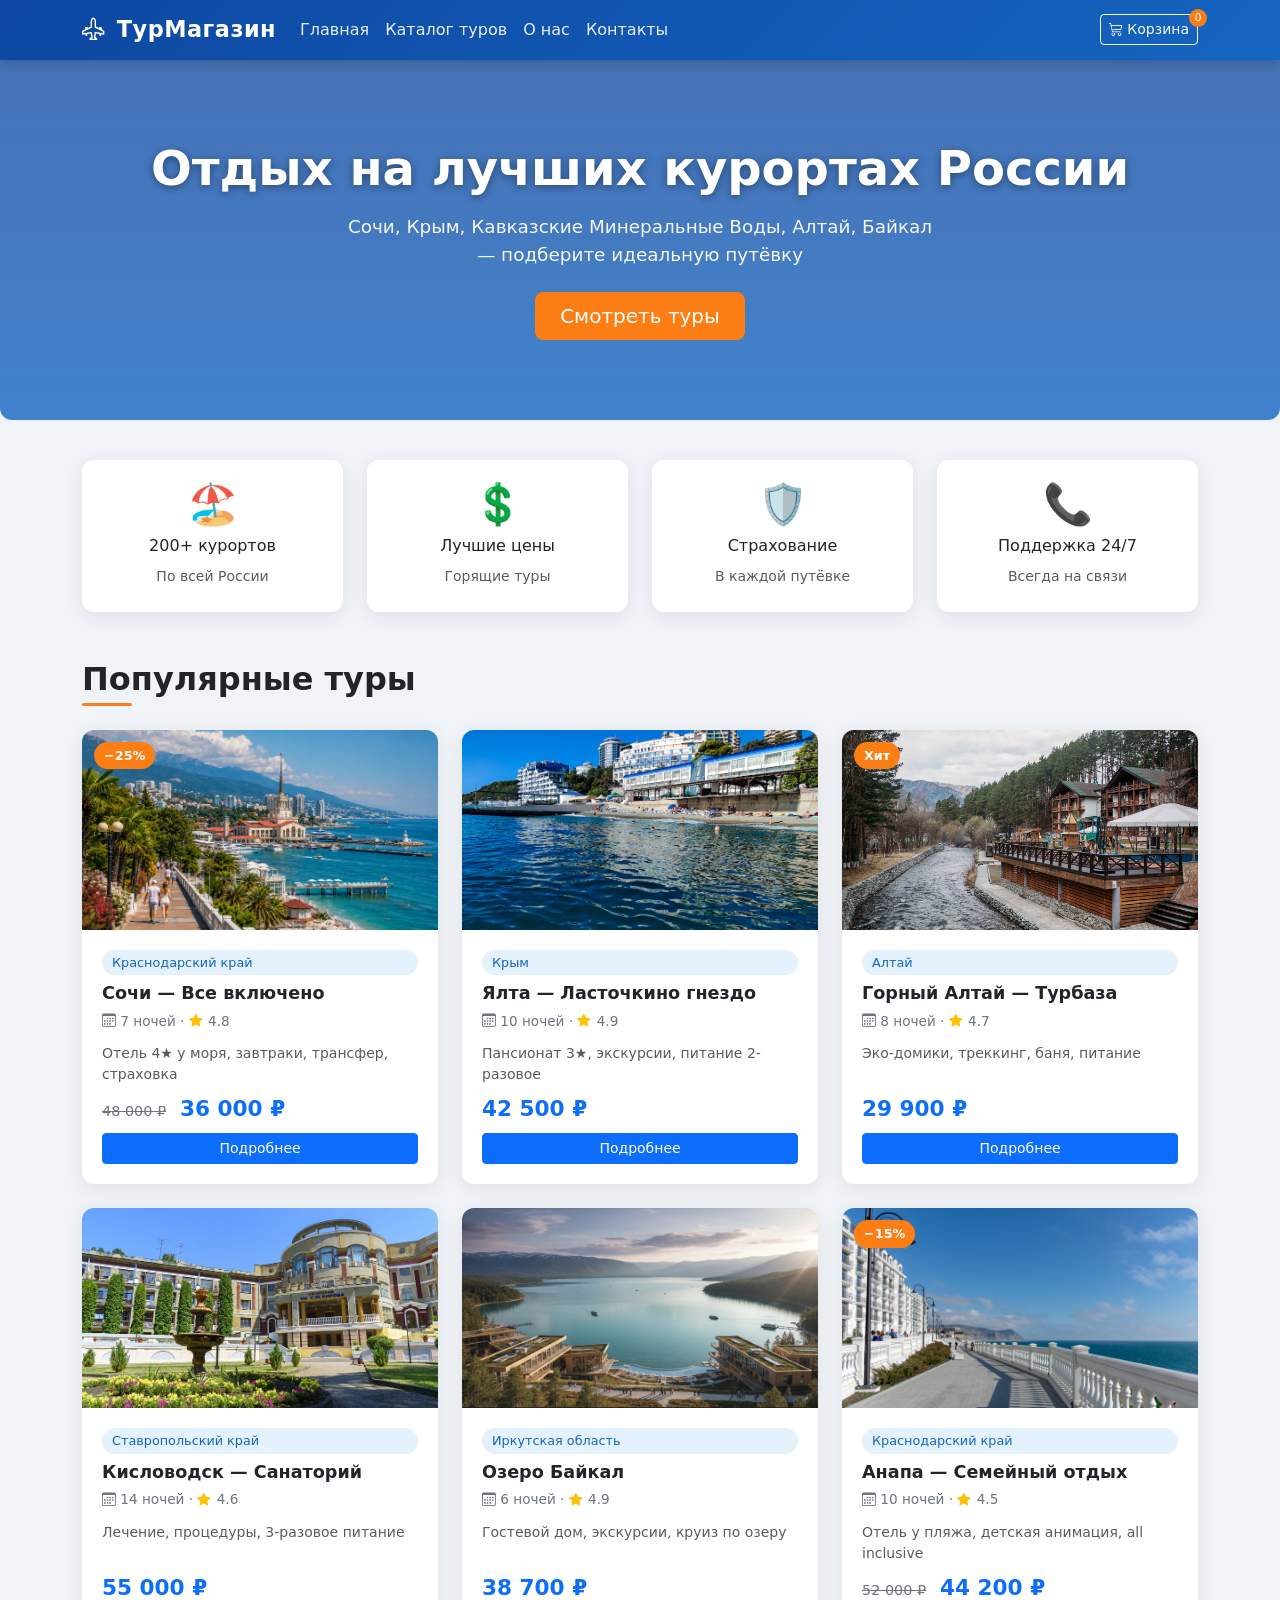
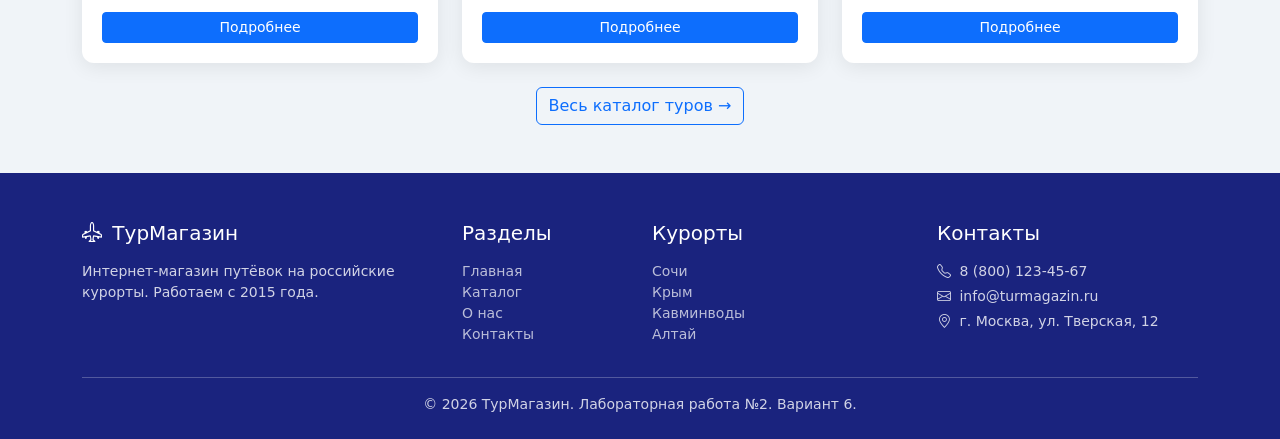
<file: index.html>
<!DOCTYPE html>
<html lang="ru">
<head>
  <meta charset="UTF-8">
  <meta name="viewport" content="width=device-width, initial-scale=1.0">
  <meta name="description" content="ТурМагазин — путёвки на российские курорты: Сочи, Крым, Кавминводы, Алтай, Байкал. Лучшие цены и горящие туры.">
  <meta name="keywords" content="путёвки, туры, курорты России, Сочи, Крым, отдых, ТурМагазин">
  <meta name="author" content="ТурМагазин">
  <title>ТурМагазин — Путевки на российские курорты</title>
  <link href="https://cdn.jsdelivr.net/npm/bootstrap@5.3.3/dist/css/bootstrap.min.css" rel="stylesheet">
  <link href="https://cdn.jsdelivr.net/npm/bootstrap-icons@1.11.3/font/bootstrap-icons.min.css" rel="stylesheet">
  <link rel="stylesheet" href="css/style.css">
</head>
<body>
  <!-- Header -->
  <header class="site-header">
    <nav class="navbar navbar-expand-lg navbar-dark">
      <div class="container">
        <a class="navbar-brand" href="index.html">
          <i class="bi bi-airplane-engines me-1"></i> ТурМагазин
        </a>
        <button class="navbar-toggler" type="button" data-bs-toggle="collapse" data-bs-target="#navMain">
          <span class="navbar-toggler-icon"></span>
        </button>
        <div class="collapse navbar-collapse" id="navMain">
          <ul class="navbar-nav me-auto mb-2 mb-lg-0">
            <li class="nav-item"><a class="nav-link active" href="index.html">Главная</a></li>
            <li class="nav-item"><a class="nav-link" href="catalog.html">Каталог туров</a></li>
            <li class="nav-item"><a class="nav-link" href="about.html">О нас</a></li>
            <li class="nav-item"><a class="nav-link" href="contacts.html">Контакты</a></li>
          </ul>
          <a href="cart.html" class="btn btn-outline-light btn-sm position-relative">
            <i class="bi bi-cart3"></i> Корзина
            <span class="cart-badge">2</span>
          </a>
        </div>
      </div>
    </nav>
  </header>

  <main>
    <!-- Hero -->
    <section class="hero">
      <div class="container">
        <h1>Отдых на лучших курортах России</h1>
        <p>Сочи, Крым, Кавказские Минеральные Воды, Алтай, Байкал — подберите идеальную путёвку</p>
        <a href="catalog.html" class="btn btn-accent btn-lg px-4">Смотреть туры</a>
      </div>
    </section>

    <div class="container pb-5">
      <!-- Features -->
      <section class="mb-5">
        <div class="row g-4">
          <div class="col-6 col-md-3">
            <div class="feature-box">
              <div class="icon">🏖️</div>
              <h6>200+ курортов</h6>
              <small class="text-muted">По всей России</small>
            </div>
          </div>
          <div class="col-6 col-md-3">
            <div class="feature-box">
              <div class="icon">💲</div>
              <h6>Лучшие цены</h6>
              <small class="text-muted">Горящие туры</small>
            </div>
          </div>
          <div class="col-6 col-md-3">
            <div class="feature-box">
              <div class="icon">🛡️</div>
              <h6>Страхование</h6>
              <small class="text-muted">В каждой путёвке</small>
            </div>
          </div>
          <div class="col-6 col-md-3">
            <div class="feature-box">
              <div class="icon">📞</div>
              <h6>Поддержка 24/7</h6>
              <small class="text-muted">Всегда на связи</small>
            </div>
          </div>
        </div>
      </section>

      <!-- Popular tours -->
      <section>
        <h2 class="section-title">Популярные туры</h2>
        <div class="row g-4">
          <!-- Tour 1 -->
          <div class="col-12 col-sm-6 col-lg-4">
            <article class="tour-card">
              <div class="card-img-wrap">
                <span class="badge-discount">−25%</span>
                <img src="images/1.jpg" alt="Сочи, отель у моря" loading="lazy">
              </div>
              <div class="card-body">
                <span class="badge-region">Краснодарский край</span>
                <h3 class="card-title mt-2">Сочи — Все включено</h3>
                <div class="meta"><i class="bi bi-calendar3"></i> 7 ночей · <i class="bi bi-star-fill stars"></i> 4.8</div>
                <p class="small text-muted mb-2">Отель 4★ у моря, завтраки, трансфер, страховка</p>
                <div class="price"><del>48 000 ₽</del> 36 000 ₽</div>
                <a href="product.html?id=sochi" class="btn btn-primary btn-sm mt-2 w-100">Подробнее</a>
              </div>
            </article>
          </div>
          <!-- Tour 2 -->
          <div class="col-12 col-sm-6 col-lg-4">
            <article class="tour-card">
              <div class="card-img-wrap">
                <img src="images/2.jpg" alt="Крым, Ялта" loading="lazy">
              </div>
              <div class="card-body">
                <span class="badge-region">Крым</span>
                <h3 class="card-title mt-2">Ялта — Ласточкино гнездо</h3>
                <div class="meta"><i class="bi bi-calendar3"></i> 10 ночей · <i class="bi bi-star-fill stars"></i> 4.9</div>
                <p class="small text-muted mb-2">Пансионат 3★, экскурсии, питание 2-разовое</p>
                <div class="price">42 500 ₽</div>
                <a href="product.html?id=yalta" class="btn btn-primary btn-sm mt-2 w-100">Подробнее</a>
              </div>
            </article>
          </div>
          <!-- Tour 3 -->
          <div class="col-12 col-sm-6 col-lg-4">
            <article class="tour-card">
              <div class="card-img-wrap">
                <span class="badge-discount">Хит</span>
                <img src="images/3.jpg" alt="Алтай, горы" loading="lazy">
              </div>
              <div class="card-body">
                <span class="badge-region">Алтай</span>
                <h3 class="card-title mt-2">Горный Алтай — Турбаза</h3>
                <div class="meta"><i class="bi bi-calendar3"></i> 8 ночей · <i class="bi bi-star-fill stars"></i> 4.7</div>
                <p class="small text-muted mb-2">Эко-домики, треккинг, баня, питание</p>
                <div class="price">29 900 ₽</div>
                <a href="product.html?id=altai" class="btn btn-primary btn-sm mt-2 w-100">Подробнее</a>
              </div>
            </article>
          </div>
          <!-- Tour 4 -->
          <div class="col-12 col-sm-6 col-lg-4">
            <article class="tour-card">
              <div class="card-img-wrap">
                <img src="images/4.jpg" alt="Кавминводы" loading="lazy">
              </div>
              <div class="card-body">
                <span class="badge-region">Ставропольский край</span>
                <h3 class="card-title mt-2">Кисловодск — Санаторий</h3>
                <div class="meta"><i class="bi bi-calendar3"></i> 14 ночей · <i class="bi bi-star-fill stars"></i> 4.6</div>
                <p class="small text-muted mb-2">Лечение, процедуры, 3-разовое питание</p>
                <div class="price">55 000 ₽</div>
                <a href="product.html?id=kislovodsk" class="btn btn-primary btn-sm mt-2 w-100">Подробнее</a>
              </div>
            </article>
          </div>
          <!-- Tour 5 -->
          <div class="col-12 col-sm-6 col-lg-4">
            <article class="tour-card">
              <div class="card-img-wrap">
                <img src="images/5.jpg" alt="Байкал" loading="lazy">
              </div>
              <div class="card-body">
                <span class="badge-region">Иркутская область</span>
                <h3 class="card-title mt-2">Озеро Байкал</h3>
                <div class="meta"><i class="bi bi-calendar3"></i> 6 ночей · <i class="bi bi-star-fill stars"></i> 4.9</div>
                <p class="small text-muted mb-2">Гостевой дом, экскурсии, круиз по озеру</p>
                <div class="price">38 700 ₽</div>
                <a href="product.html?id=baikal" class="btn btn-primary btn-sm mt-2 w-100">Подробнее</a>
              </div>
            </article>
          </div>
          <!-- Tour 6 -->
          <div class="col-12 col-sm-6 col-lg-4">
            <article class="tour-card">
              <div class="card-img-wrap">
                <span class="badge-discount">−15%</span>
                <img src="images/6.jpg" alt="Анапа" loading="lazy">
              </div>
              <div class="card-body">
                <span class="badge-region">Краснодарский край</span>
                <h3 class="card-title mt-2">Анапа — Семейный отдых</h3>
                <div class="meta"><i class="bi bi-calendar3"></i> 10 ночей · <i class="bi bi-star-fill stars"></i> 4.5</div>
                <p class="small text-muted mb-2">Отель у пляжа, детская анимация, all inclusive</p>
                <div class="price"><del>52 000 ₽</del> 44 200 ₽</div>
                <a href="product.html?id=anapa" class="btn btn-primary btn-sm mt-2 w-100">Подробнее</a>
              </div>
            </article>
          </div>
        </div>
        <div class="text-center mt-4">
          <a href="catalog.html" class="btn btn-outline-primary">Весь каталог туров →</a>
        </div>
      </section>
    </div>
  </main>

  <!-- Footer -->
  <footer class="site-footer">
    <div class="container">
      <div class="row g-4">
        <div class="col-md-4">
          <h5><i class="bi bi-airplane-engines me-1"></i> ТурМагазин</h5>
          <p class="small">Интернет-магазин путёвок на российские курорты. Работаем с 2015 года.</p>
        </div>
        <div class="col-6 col-md-2">
          <h5>Разделы</h5>
          <ul class="list-unstyled small">
            <li><a href="index.html">Главная</a></li>
            <li><a href="catalog.html">Каталог</a></li>
            <li><a href="about.html">О нас</a></li>
            <li><a href="contacts.html">Контакты</a></li>
          </ul>
        </div>
        <div class="col-6 col-md-3">
          <h5>Курорты</h5>
          <ul class="list-unstyled small">
            <li><a href="catalog.html">Сочи</a></li>
            <li><a href="catalog.html">Крым</a></li>
            <li><a href="catalog.html">Кавминводы</a></li>
            <li><a href="catalog.html">Алтай</a></li>
          </ul>
        </div>
        <div class="col-md-3">
          <h5>Контакты</h5>
          <p class="small mb-1"><i class="bi bi-telephone me-1"></i> 8 (800) 123-45-67</p>
          <p class="small mb-1"><i class="bi bi-envelope me-1"></i> info@turmagazin.ru</p>
          <p class="small"><i class="bi bi-geo-alt me-1"></i> г. Москва, ул. Тверская, 12</p>
        </div>
      </div>
      <hr class="border-light opacity-25 my-3">
      <p class="text-center small mb-0">&copy; 2026 ТурМагазин. Лабораторная работа №2. Вариант 6.</p>
    </div>
  </footer>

  <script src="https://cdn.jsdelivr.net/npm/bootstrap@5.3.3/dist/js/bootstrap.bundle.min.js"></script>
  <script src="js/tours.js"></script>
  <script src="js/cart.js"></script>
</body>
</html>
</file>
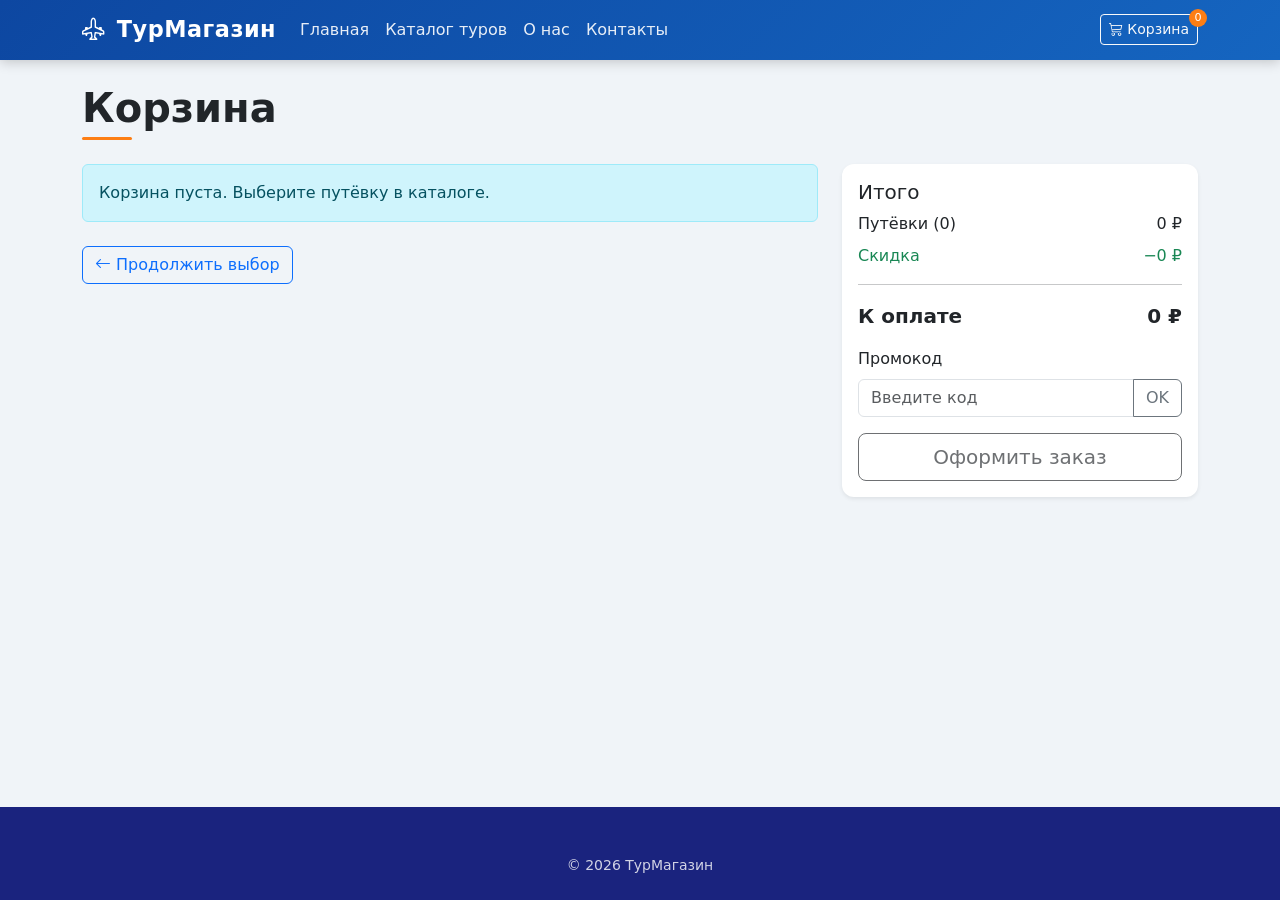
<file: cart.html>
<!DOCTYPE html>
<html lang="ru">
<head>
  <meta charset="UTF-8">
  <meta name="viewport" content="width=device-width, initial-scale=1.0">
  <meta name="description" content="Корзина заказов — ТурМагазин">
  <title>Корзина | ТурМагазин</title>
  <link href="https://cdn.jsdelivr.net/npm/bootstrap@5.3.3/dist/css/bootstrap.min.css" rel="stylesheet">
  <link href="https://cdn.jsdelivr.net/npm/bootstrap-icons@1.11.3/font/bootstrap-icons.min.css" rel="stylesheet">
  <link rel="stylesheet" href="css/style.css">
</head>
<body>
  <header class="site-header">
    <nav class="navbar navbar-expand-lg navbar-dark">
      <div class="container">
        <a class="navbar-brand" href="index.html"><i class="bi bi-airplane-engines me-1"></i> ТурМагазин</a>
        <button class="navbar-toggler" type="button" data-bs-toggle="collapse" data-bs-target="#navMain">
          <span class="navbar-toggler-icon"></span>
        </button>
        <div class="collapse navbar-collapse" id="navMain">
          <ul class="navbar-nav me-auto">
            <li class="nav-item"><a class="nav-link" href="index.html">Главная</a></li>
            <li class="nav-item"><a class="nav-link" href="catalog.html">Каталог туров</a></li>
            <li class="nav-item"><a class="nav-link" href="about.html">О нас</a></li>
            <li class="nav-item"><a class="nav-link" href="contacts.html">Контакты</a></li>
          </ul>
          <a href="cart.html" class="btn btn-outline-light btn-sm position-relative">
            <i class="bi bi-cart3"></i> Корзина <span class="cart-badge">2</span>
          </a>
        </div>
      </div>
    </nav>
  </header>

  <main class="container py-4">
    <h1 class="section-title">Корзина</h1>

    <div class="row g-4">
      <div class="col-lg-8">
        <div id="cartItems"></div>
        <a href="catalog.html" class="btn btn-outline-primary mt-2"><i class="bi bi-arrow-left"></i> Продолжить выбор</a>
      </div>
      <div class="col-lg-4">
        <div class="card shadow-sm border-0" style="border-radius:12px">
          <div class="card-body">
            <h5 class="card-title">Итого</h5>
            <div class="d-flex justify-content-between mb-2"><span>Путёвки (<span id="cartCount">0</span>)</span><span id="cartSubtotal">0 ₽</span></div>
            <div class="d-flex justify-content-between mb-2 text-success"><span>Скидка</span><span id="cartDiscount">0 ₽</span></div>
            <hr>
            <div class="d-flex justify-content-between fw-bold fs-5 mb-3"><span>К оплате</span><span id="cartTotal">0 ₽</span></div>
            <form>
              <div class="mb-3">
                <label class="form-label">Промокод</label>
                <div class="input-group"><input type="text" class="form-control" placeholder="Введите код"><button class="btn btn-outline-secondary" type="button">OK</button></div>
              </div>
              <button type="button" class="btn btn-accent w-100 btn-lg" data-bs-toggle="modal" data-bs-target="#orderModal" id="checkoutButton">Оформить заказ</button>
            </form>
          </div>
        </div>
      </div>
    </div>
  </main>

  <!-- Order modal with validation -->
  <div class="modal fade" id="orderModal" tabindex="-1">
    <div class="modal-dialog">
      <div class="modal-content">
        <div class="modal-header">
          <h5 class="modal-title">Оформление заказа</h5>
          <button type="button" class="btn-close" data-bs-dismiss="modal"></button>
        </div>
        <form class="needs-validation" novalidate>
          <div class="modal-body">
            <div class="mb-3">
              <label class="form-label">ФИО <span class="text-danger">*</span></label>
              <input type="text" class="form-control" required minlength="3" pattern="[А-Яа-яЁёA-Za-z\s\-]{3,}" placeholder="Иванов Иван Иванович">
              <div class="invalid-feedback">Укажите ФИО (минимум 3 символа)</div>
            </div>
            <div class="mb-3">
              <label class="form-label">Email <span class="text-danger">*</span></label>
              <input type="email" class="form-control" required placeholder="mail@example.com">
              <div class="invalid-feedback">Введите корректный email</div>
            </div>
            <div class="mb-3">
              <label class="form-label">Телефон <span class="text-danger">*</span></label>
              <input type="tel" class="form-control" required pattern="[\+]?[0-9\s\-\(\)]{10,18}" placeholder="+7 (900) 123-45-67">
              <div class="invalid-feedback">Введите номер телефона</div>
            </div>
            <div class="mb-3">
              <label class="form-label">Комментарий</label>
              <textarea class="form-control" rows="2" maxlength="300"></textarea>
            </div>
            <div class="form-check">
              <input class="form-check-input" type="checkbox" id="agree" required>
              <label class="form-check-label" for="agree">Согласен на обработку персональных данных</label>
              <div class="invalid-feedback">Необходимо согласие</div>
            </div>
          </div>
          <div class="modal-footer">
            <button type="button" class="btn btn-secondary" data-bs-dismiss="modal">Отмена</button>
            <button type="submit" class="btn btn-primary">Подтвердить заказ</button>
          </div>
        </form>
      </div>
    </div>
  </div>

  <footer class="site-footer">
    <div class="container text-center">
      <p class="small mb-0">&copy; 2026 ТурМагазин</p>
    </div>
  </footer>
  <script src="https://cdn.jsdelivr.net/npm/bootstrap@5.3.3/dist/js/bootstrap.bundle.min.js"></script>
  <script src="js/cart.js"></script>
  <script>
    // Bootstrap validation
    document.querySelectorAll('.needs-validation').forEach(form => {
      form.addEventListener('submit', e => {
        if (!form.checkValidity()) {
          e.preventDefault();
          e.stopPropagation();
        } else {
          e.preventDefault();
          alert('Заказ успешно оформлен! Мы свяжемся с вами.');
          bootstrap.Modal.getInstance(document.getElementById('orderModal')).hide();
        }
        form.classList.add('was-validated');
      });
    });
  </script>
</body>
</html>
</file>
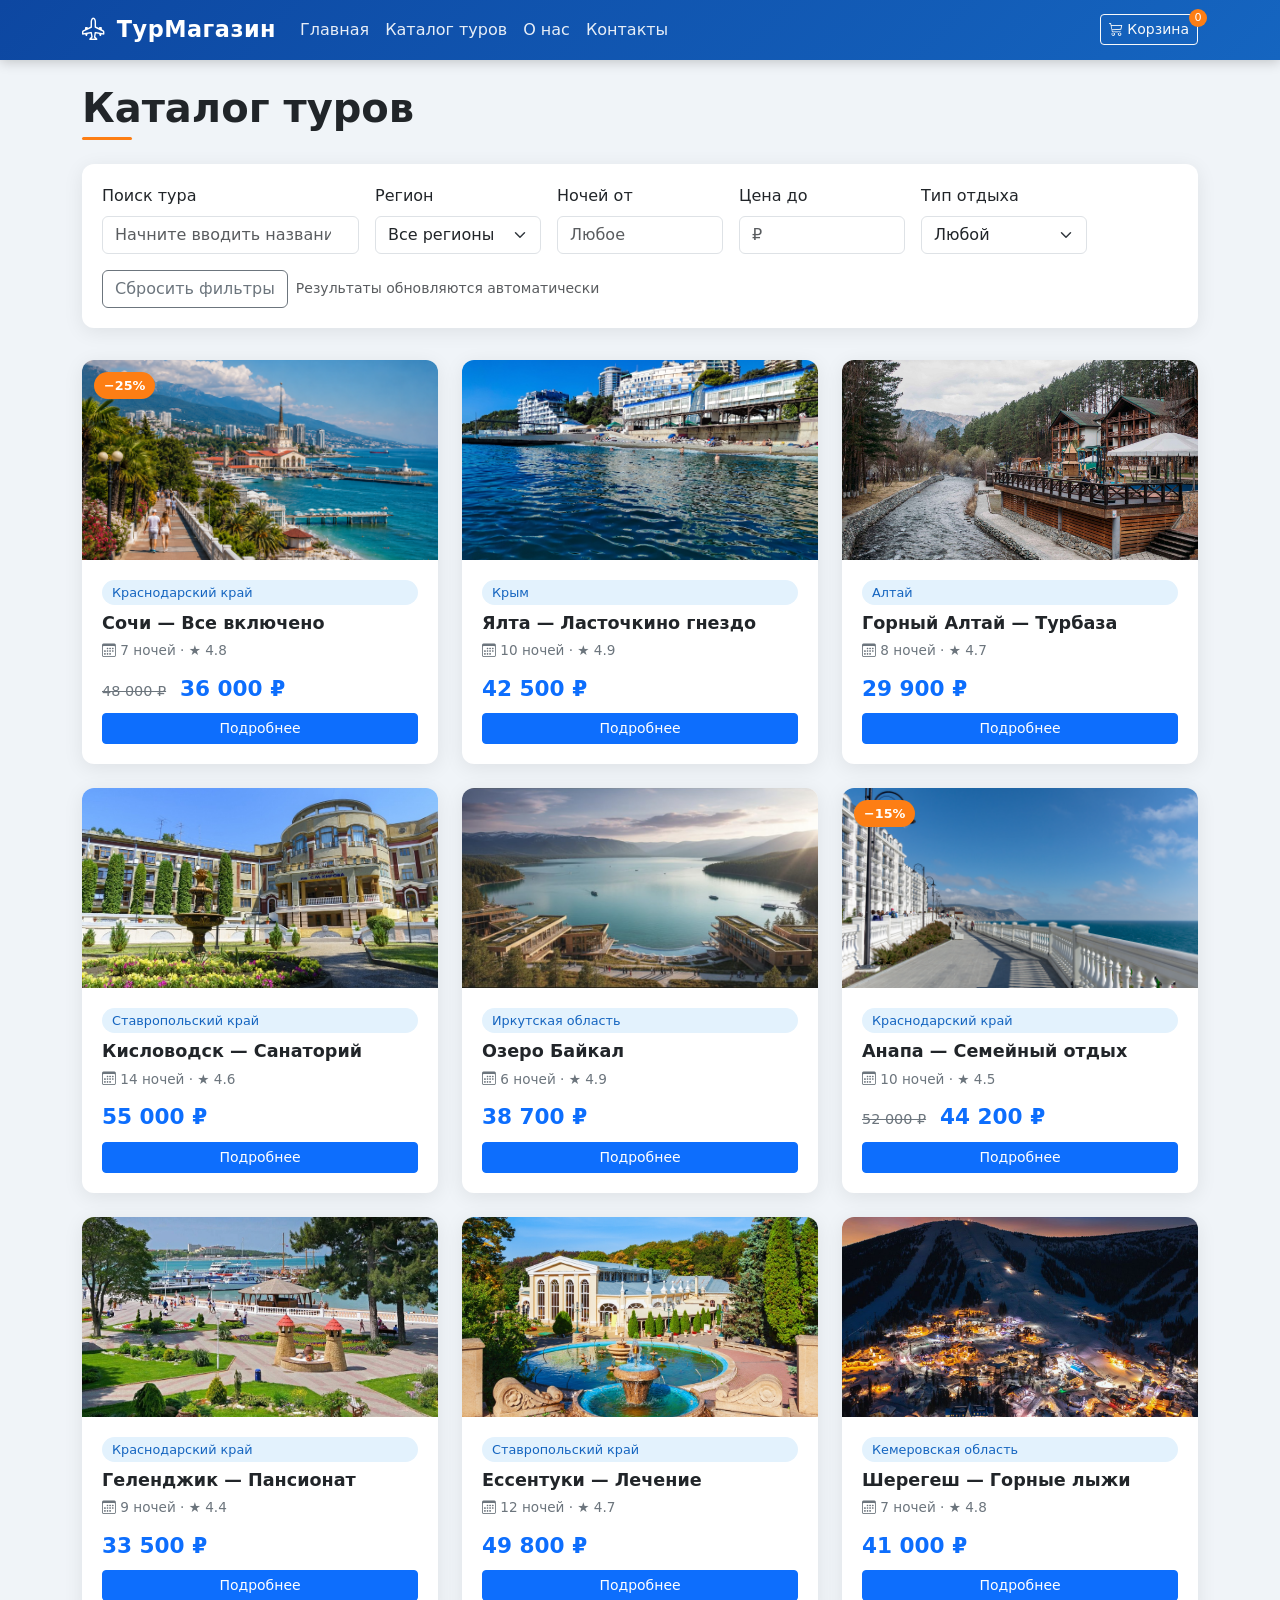
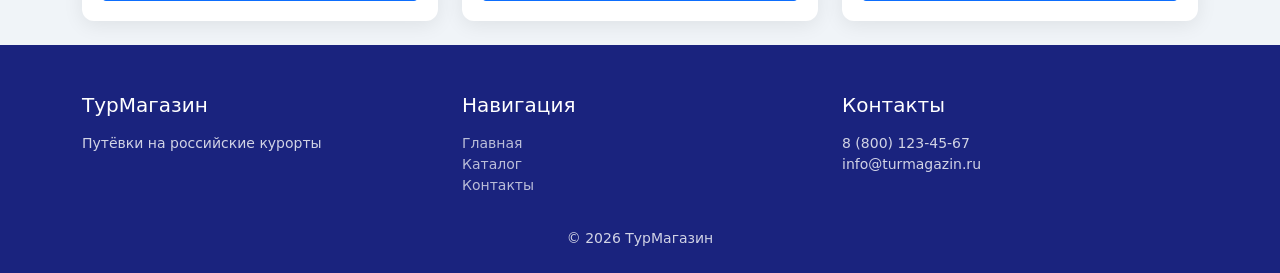
<file: catalog.html>
<!DOCTYPE html>
<html lang="ru">
<head>
  <meta charset="UTF-8">
  <meta name="viewport" content="width=device-width, initial-scale=1.0">
  <meta name="description" content="Каталог путёвок на российские курорты — Сочи, Крым, Алтай, Кавминводы, Байкал">
  <title>Каталог туров | ТурМагазин</title>
  <link href="https://cdn.jsdelivr.net/npm/bootstrap@5.3.3/dist/css/bootstrap.min.css" rel="stylesheet">
  <link href="https://cdn.jsdelivr.net/npm/bootstrap-icons@1.11.3/font/bootstrap-icons.min.css" rel="stylesheet">
  <link rel="stylesheet" href="css/style.css">
</head>
<body>
  <header class="site-header">
    <nav class="navbar navbar-expand-lg navbar-dark">
      <div class="container">
        <a class="navbar-brand" href="index.html"><i class="bi bi-airplane-engines me-1"></i> ТурМагазин</a>
        <button class="navbar-toggler" type="button" data-bs-toggle="collapse" data-bs-target="#navMain">
          <span class="navbar-toggler-icon"></span>
        </button>
        <div class="collapse navbar-collapse" id="navMain">
          <ul class="navbar-nav me-auto">
            <li class="nav-item"><a class="nav-link" href="index.html">Главная</a></li>
            <li class="nav-item"><a class="nav-link active" href="catalog.html">Каталог туров</a></li>
            <li class="nav-item"><a class="nav-link" href="about.html">О нас</a></li>
            <li class="nav-item"><a class="nav-link" href="contacts.html">Контакты</a></li>
          </ul>
          <a href="cart.html" class="btn btn-outline-light btn-sm position-relative">
            <i class="bi bi-cart3"></i> Корзина <span class="cart-badge">2</span>
          </a>
        </div>
      </div>
    </nav>
  </header>

  <main class="container py-4">
    <h1 class="section-title">Каталог туров</h1>

    <!-- Filters -->
    <div class="filter-bar">
      <form class="row g-3 align-items-end" data-catalog-filters>
        <div class="col-12 col-md-3"><label class="form-label">Поиск тура</label><input name="search" type="search" class="form-control" placeholder="Начните вводить название, город или регион..."></div>
        <div class="col-12 col-md-2"><label class="form-label">Регион</label><select name="region" class="form-select"><option value="">Все регионы</option><option>Краснодарский край</option><option>Крым</option><option>Ставропольский край</option><option>Алтай</option><option>Иркутская область</option><option>Кемеровская область</option></select></div>
        <div class="col-6 col-md-2"><label class="form-label">Ночей от</label><input name="days" type="number" class="form-control" min="1" max="30" placeholder="Любое"></div>
        <div class="col-6 col-md-2"><label class="form-label">Цена до</label><input name="price" type="number" class="form-control" min="0" step="1000" placeholder="₽"></div>
        <div class="col-12 col-md-2"><label class="form-label">Тип отдыха</label><select name="type" class="form-select"><option value="">Любой</option><option>Пляжный</option><option>Лечебный</option><option>Активный</option><option>Семейный</option></select></div>
        <div class="col-12"><button type="reset" class="btn btn-outline-secondary">Сбросить фильтры</button><span class="small text-muted ms-2">Результаты обновляются автоматически</span></div>
      </form>
    </div>

    <div class="row g-4">
      <div id="catalogEmpty" class="col-12 alert alert-info" hidden>По вашему запросу ничего не найдено. Измените параметры поиска.</div>
      <div class="col-12 col-sm-6 col-lg-4" data-tour-card="sochi">
        <article class="tour-card">
          <div class="card-img-wrap">
            <span class="badge-discount">−25%</span>
            <img src="images/1.jpg" alt="Сочи" loading="lazy">
          </div>
          <div class="card-body">
            <span class="badge-region">Краснодарский край</span>
            <h3 class="card-title mt-2">Сочи — Все включено</h3>
            <div class="meta"><i class="bi bi-calendar3"></i> 7 ночей · ★ 4.8</div>
            <div class="price"><del>48 000 ₽</del> 36 000 ₽</div>
            <a href="product.html?id=sochi" class="btn btn-primary btn-sm mt-2 w-100">Подробнее</a>
          </div>
        </article>
      </div>
      <div class="col-12 col-sm-6 col-lg-4" data-tour-card="yalta">
        <article class="tour-card">
          <div class="card-img-wrap">
            <img src="images/2.jpg" alt="Ялта" loading="lazy">
          </div>
          <div class="card-body">
            <span class="badge-region">Крым</span>
            <h3 class="card-title mt-2">Ялта — Ласточкино гнездо</h3>
            <div class="meta"><i class="bi bi-calendar3"></i> 10 ночей · ★ 4.9</div>
            <div class="price">42 500 ₽</div>
            <a href="product.html?id=yalta" class="btn btn-primary btn-sm mt-2 w-100">Подробнее</a>
          </div>
        </article>
      </div>
      <div class="col-12 col-sm-6 col-lg-4" data-tour-card="altai">
        <article class="tour-card">
          <div class="card-img-wrap">
            <img src="images/3.jpg" alt="Алтай" loading="lazy">
          </div>
          <div class="card-body">
            <span class="badge-region">Алтай</span>
            <h3 class="card-title mt-2">Горный Алтай — Турбаза</h3>
            <div class="meta"><i class="bi bi-calendar3"></i> 8 ночей · ★ 4.7</div>
            <div class="price">29 900 ₽</div>
            <a href="product.html?id=altai" class="btn btn-primary btn-sm mt-2 w-100">Подробнее</a>
          </div>
        </article>
      </div>
      <div class="col-12 col-sm-6 col-lg-4" data-tour-card="kislovodsk">
        <article class="tour-card">
          <div class="card-img-wrap">
            <img src="images/4.jpg" alt="Кисловодск" loading="lazy">
          </div>
          <div class="card-body">
            <span class="badge-region">Ставропольский край</span>
            <h3 class="card-title mt-2">Кисловодск — Санаторий</h3>
            <div class="meta"><i class="bi bi-calendar3"></i> 14 ночей · ★ 4.6</div>
            <div class="price">55 000 ₽</div>
            <a href="product.html?id=kislovodsk" class="btn btn-primary btn-sm mt-2 w-100">Подробнее</a>
          </div>
        </article>
      </div>
      <div class="col-12 col-sm-6 col-lg-4" data-tour-card="baikal">
        <article class="tour-card">
          <div class="card-img-wrap">
            <img src="images/5.jpg" alt="Байкал" loading="lazy">
          </div>
          <div class="card-body">
            <span class="badge-region">Иркутская область</span>
            <h3 class="card-title mt-2">Озеро Байкал</h3>
            <div class="meta"><i class="bi bi-calendar3"></i> 6 ночей · ★ 4.9</div>
            <div class="price">38 700 ₽</div>
            <a href="product.html?id=baikal" class="btn btn-primary btn-sm mt-2 w-100">Подробнее</a>
          </div>
        </article>
      </div>
      <div class="col-12 col-sm-6 col-lg-4" data-tour-card="anapa">
        <article class="tour-card">
          <div class="card-img-wrap">
            <span class="badge-discount">−15%</span>
            <img src="images/6.jpg" alt="Анапа" loading="lazy">
          </div>
          <div class="card-body">
            <span class="badge-region">Краснодарский край</span>
            <h3 class="card-title mt-2">Анапа — Семейный отдых</h3>
            <div class="meta"><i class="bi bi-calendar3"></i> 10 ночей · ★ 4.5</div>
            <div class="price"><del>52 000 ₽</del> 44 200 ₽</div>
            <a href="product.html?id=anapa" class="btn btn-primary btn-sm mt-2 w-100">Подробнее</a>
          </div>
        </article>
      </div>
      <div class="col-12 col-sm-6 col-lg-4" data-tour-card="gelendzhik">
        <article class="tour-card">
          <div class="card-img-wrap">
            <img src="images/7.jpg" alt="Геленджик" loading="lazy">
          </div>
          <div class="card-body">
            <span class="badge-region">Краснодарский край</span>
            <h3 class="card-title mt-2">Геленджик — Пансионат</h3>
            <div class="meta"><i class="bi bi-calendar3"></i> 9 ночей · ★ 4.4</div>
            <div class="price">33 500 ₽</div>
            <a href="product.html?id=gelendzhik" class="btn btn-primary btn-sm mt-2 w-100">Подробнее</a>
          </div>
        </article>
      </div>
      <div class="col-12 col-sm-6 col-lg-4" data-tour-card="essentuki">
        <article class="tour-card">
          <div class="card-img-wrap">
            <img src="images/8.jpg" alt="Ессентуки" loading="lazy">
          </div>
          <div class="card-body">
            <span class="badge-region">Ставропольский край</span>
            <h3 class="card-title mt-2">Ессентуки — Лечение</h3>
            <div class="meta"><i class="bi bi-calendar3"></i> 12 ночей · ★ 4.7</div>
            <div class="price">49 800 ₽</div>
            <a href="product.html?id=essentuki" class="btn btn-primary btn-sm mt-2 w-100">Подробнее</a>
          </div>
        </article>
      </div>
      <div class="col-12 col-sm-6 col-lg-4" data-tour-card="sheregesh">
        <article class="tour-card">
          <div class="card-img-wrap">
            <img src="images/9.jpg" alt="Шерегеш" loading="lazy">
          </div>
          <div class="card-body">
            <span class="badge-region">Кемеровская область</span>
            <h3 class="card-title mt-2">Шерегеш — Горные лыжи</h3>
            <div class="meta"><i class="bi bi-calendar3"></i> 7 ночей · ★ 4.8</div>
            <div class="price">41 000 ₽</div>
            <a href="product.html?id=sheregesh" class="btn btn-primary btn-sm mt-2 w-100">Подробнее</a>
          </div>
        </article>
      </div>
    </div>
  </main>

  <footer class="site-footer">
    <div class="container">
      <div class="row g-4">
        <div class="col-md-4">
          <h5>ТурМагазин</h5>
          <p class="small">Путёвки на российские курорты</p>
        </div>
        <div class="col-md-4">
          <h5>Навигация</h5>
          <ul class="list-unstyled small">
            <li><a href="index.html">Главная</a></li>
            <li><a href="catalog.html">Каталог</a></li>
            <li><a href="contacts.html">Контакты</a></li>
          </ul>
        </div>
        <div class="col-md-4">
          <h5>Контакты</h5>
          <p class="small">8 (800) 123-45-67<br>info@turmagazin.ru</p>
        </div>
      </div>
      <p class="text-center small mt-3 mb-0">&copy; 2026 ТурМагазин</p>
    </div>
  </footer>
  <script src="https://cdn.jsdelivr.net/npm/bootstrap@5.3.3/dist/js/bootstrap.bundle.min.js"></script>
  <script src="js/tours.js"></script>
  <script src="js/cart.js"></script>
  <script src="js/catalog.js"></script>
</body>
</html>
</file>
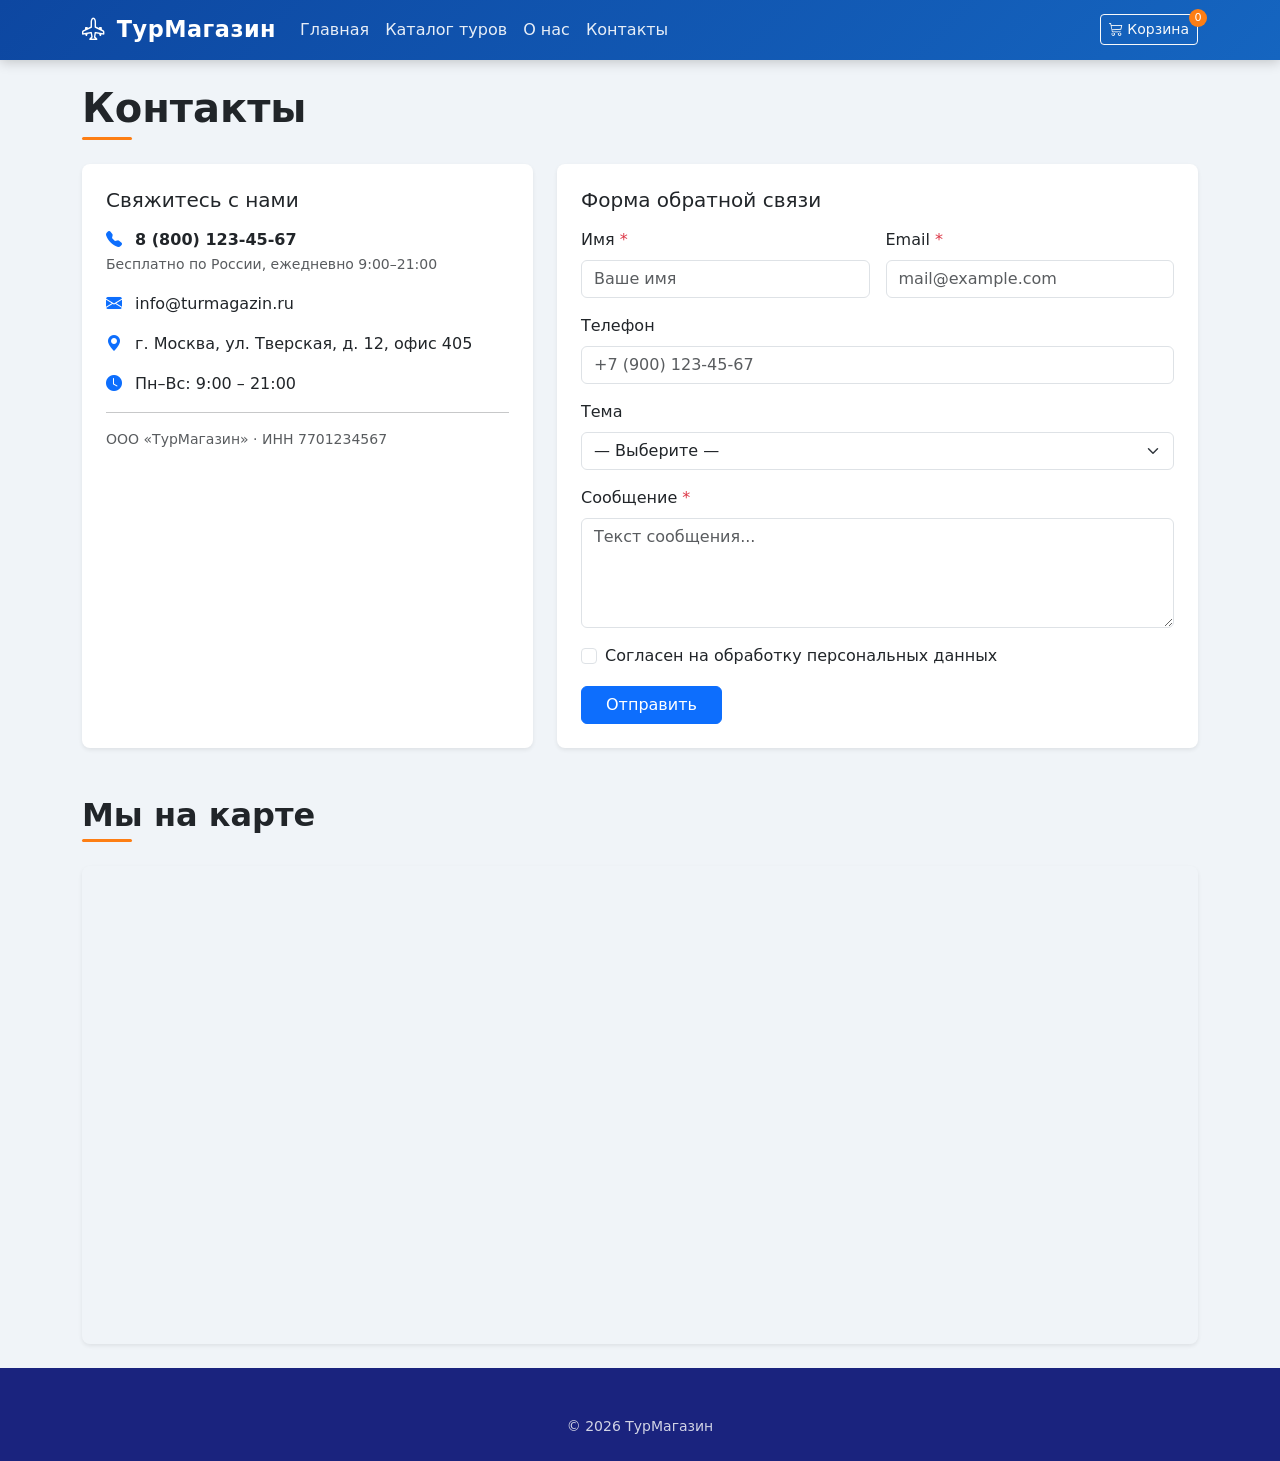
<file: contacts.html>
<!DOCTYPE html>
<html lang="ru">
<head>
  <meta charset="UTF-8">
  <meta name="viewport" content="width=device-width, initial-scale=1.0">
  <meta name="description" content="Контакты ТурМагазин — телефон, email, адрес, форма обратной связи">
  <title>Контакты | ТурМагазин</title>
  <link href="https://cdn.jsdelivr.net/npm/bootstrap@5.3.3/dist/css/bootstrap.min.css" rel="stylesheet">
  <link href="https://cdn.jsdelivr.net/npm/bootstrap-icons@1.11.3/font/bootstrap-icons.min.css" rel="stylesheet">
  <link rel="stylesheet" href="css/style.css">
</head>
<body>
  <header class="site-header">
    <nav class="navbar navbar-expand-lg navbar-dark">
      <div class="container">
        <a class="navbar-brand" href="index.html"><i class="bi bi-airplane-engines me-1"></i> ТурМагазин</a>
        <button class="navbar-toggler" type="button" data-bs-toggle="collapse" data-bs-target="#navMain">
          <span class="navbar-toggler-icon"></span>
        </button>
        <div class="collapse navbar-collapse" id="navMain">
          <ul class="navbar-nav me-auto">
            <li class="nav-item"><a class="nav-link" href="index.html">Главная</a></li>
            <li class="nav-item"><a class="nav-link" href="catalog.html">Каталог туров</a></li>
            <li class="nav-item"><a class="nav-link" href="about.html">О нас</a></li>
            <li class="nav-item"><a class="nav-link active" href="contacts.html">Контакты</a></li>
          </ul>
          <a href="cart.html" class="btn btn-outline-light btn-sm position-relative">
            <i class="bi bi-cart3"></i> Корзина <span class="cart-badge">2</span>
          </a>
        </div>
      </div>
    </nav>
  </header>

  <main class="container py-4">
    <h1 class="section-title">Контакты</h1>

    <div class="row g-4">
      <div class="col-lg-5">
        <div class="bg-white p-4 rounded-3 shadow-sm h-100">
          <h5 class="mb-3">Свяжитесь с нами</h5>
          <p><i class="bi bi-telephone-fill text-primary me-2"></i> <strong>8 (800) 123-45-67</strong><br>
            <small class="text-muted">Бесплатно по России, ежедневно 9:00–21:00</small></p>
          <p><i class="bi bi-envelope-fill text-primary me-2"></i> info@turmagazin.ru</p>
          <p><i class="bi bi-geo-alt-fill text-primary me-2"></i> г. Москва, ул. Тверская, д. 12, офис 405</p>
          <p><i class="bi bi-clock-fill text-primary me-2"></i> Пн–Вс: 9:00 – 21:00</p>
          <hr>
          <p class="small text-muted mb-0">ООО «ТурМагазин» · ИНН 7701234567</p>
        </div>
      </div>

      <div class="col-lg-7">
        <div class="bg-white p-4 rounded-3 shadow-sm">
          <h5 class="mb-3">Форма обратной связи</h5>
          <form class="needs-validation" novalidate>
            <div class="row g-3">
              <div class="col-md-6">
                <label class="form-label">Имя <span class="text-danger">*</span></label>
                <input type="text" class="form-control" required minlength="2" pattern="[А-Яа-яЁёA-Za-z\s\-]{2,50}" placeholder="Ваше имя">
                <div class="invalid-feedback">Укажите имя (только буквы)</div>
              </div>
              <div class="col-md-6">
                <label class="form-label">Email <span class="text-danger">*</span></label>
                <input type="email" class="form-control" required placeholder="mail@example.com">
                <div class="invalid-feedback">Введите корректный email</div>
              </div>
              <div class="col-12">
                <label class="form-label">Телефон</label>
                <input type="tel" class="form-control" pattern="[\+]?[0-9\s\-\(\)]{10,18}" placeholder="+7 (900) 123-45-67">
                <div class="invalid-feedback">Неверный формат телефона</div>
              </div>
              <div class="col-12">
                <label class="form-label">Тема</label>
                <select class="form-select">
                  <option value="">— Выберите —</option>
                  <option>Вопрос по туру</option>
                  <option>Бронирование</option>
                  <option>Жалоба / предложение</option>
                  <option>Другое</option>
                </select>
              </div>
              <div class="col-12">
                <label class="form-label">Сообщение <span class="text-danger">*</span></label>
                <textarea class="form-control" rows="4" required minlength="10" maxlength="1000" placeholder="Текст сообщения..."></textarea>
                <div class="invalid-feedback">Минимум 10 символов</div>
              </div>
              <div class="col-12">
                <div class="form-check">
                  <input class="form-check-input" type="checkbox" id="agree2" required>
                  <label class="form-check-label" for="agree2">Согласен на обработку персональных данных</label>
                  <div class="invalid-feedback">Необходимо согласие</div>
                </div>
              </div>
              <div class="col-12">
                <button type="submit" class="btn btn-primary px-4">Отправить</button>
              </div>
            </div>
          </form>
        </div>
      </div>
    </div>

    <section class="mt-5">
      <h2 class="section-title">Мы на карте</h2>
      <div class="ratio ratio-21x9 rounded-3 overflow-hidden shadow-sm">
        <iframe src="https://www.google.com/maps/embed?pb=!1m18!1m12!1m3!1d2244.4!2d37.61!3d55.76!2m3!1f0!2f0!3f0!3m2!1i1024!2i768!4f13.1!3m3!1m2!1s0x0%3A0x0!2z0KLQstC10YDRgdC60LDRjyDRg9C7LiAxMg!5e0!3m2!1sru!2sru!4v1700000000000" allowfullscreen loading="lazy" title="Карта офиса"></iframe>
      </div>
    </section>
  </main>

  <footer class="site-footer">
    <div class="container text-center">
      <p class="small mb-0">&copy; 2026 ТурМагазин</p>
    </div>
  </footer>
  <script src="https://cdn.jsdelivr.net/npm/bootstrap@5.3.3/dist/js/bootstrap.bundle.min.js"></script>
  <script src="js/cart.js"></script>
  <script>
    document.querySelectorAll('.needs-validation').forEach(form => {
      form.addEventListener('submit', e => {
        if (!form.checkValidity()) {
          e.preventDefault();
          e.stopPropagation();
        } else {
          e.preventDefault();
          alert('Сообщение отправлено! Мы ответим в ближайшее время.');
          form.reset();
          form.classList.remove('was-validated');
        }
        form.classList.add('was-validated');
      });
    });
  </script>
</body>
</html>
</file>
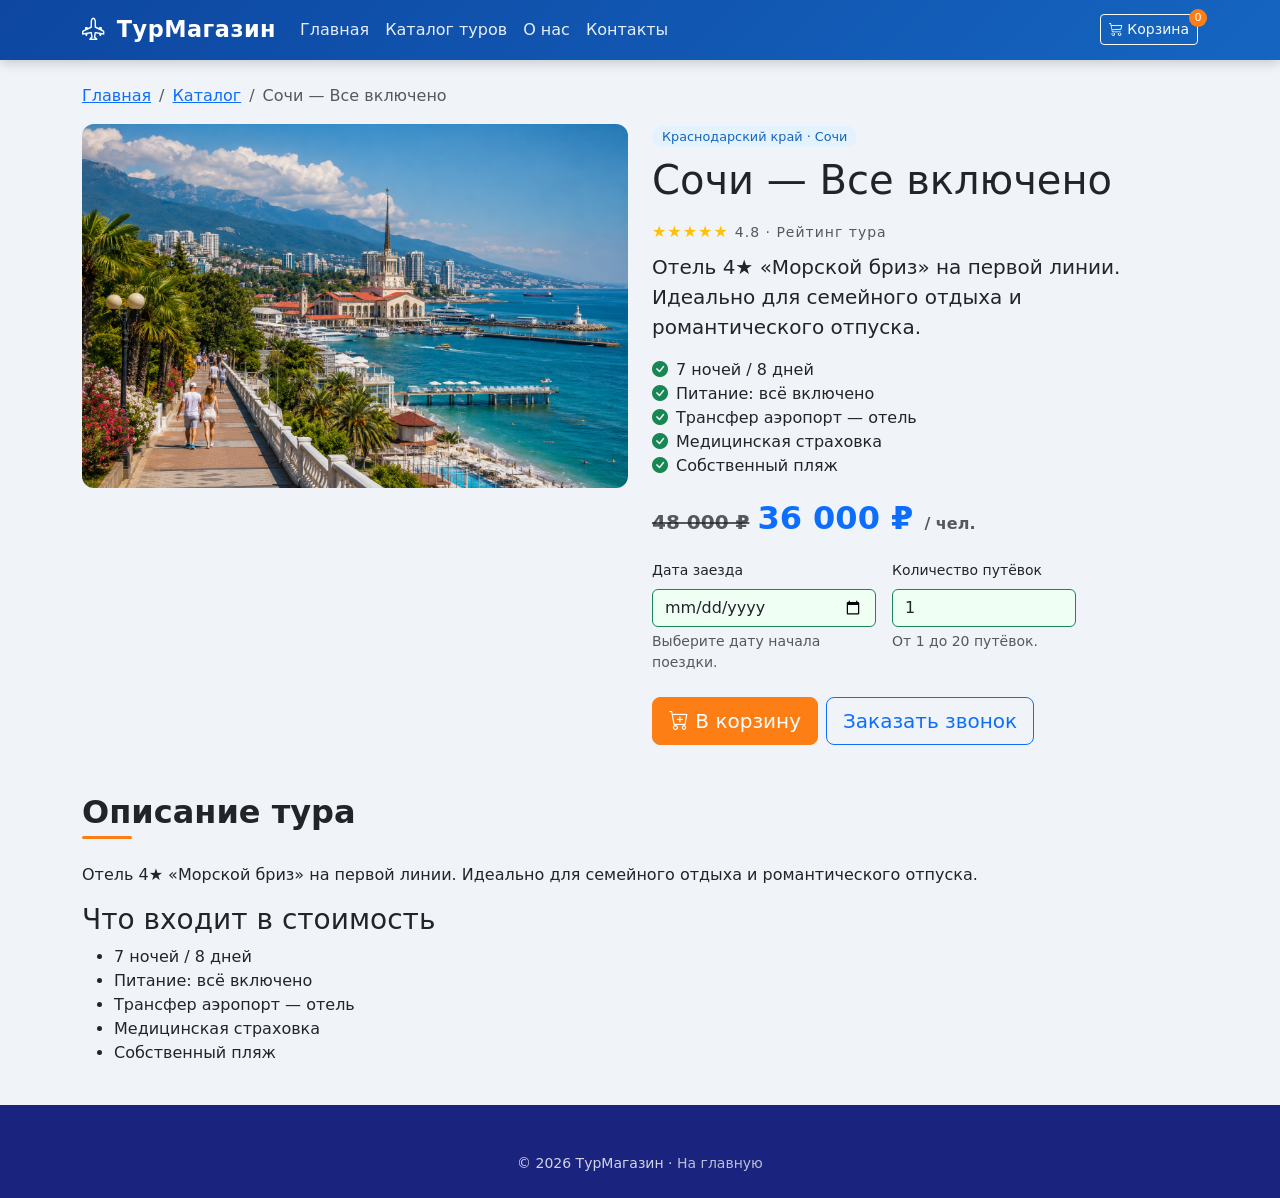
<file: product.html>
<!DOCTYPE html>
<html lang="ru">
<head>
  <meta charset="UTF-8">
  <meta name="viewport" content="width=device-width, initial-scale=1.0">
  <meta name="description" content="Тур в Сочи — всё включено. Отель 4★ у моря, 7 ночей от 36 000 ₽">
  <title>Сочи — Все включено | ТурМагазин</title>
  <link href="https://cdn.jsdelivr.net/npm/bootstrap@5.3.3/dist/css/bootstrap.min.css" rel="stylesheet">
  <link href="https://cdn.jsdelivr.net/npm/bootstrap-icons@1.11.3/font/bootstrap-icons.min.css" rel="stylesheet">
  <link rel="stylesheet" href="css/style.css">
</head>
<body>
  <header class="site-header">
    <nav class="navbar navbar-expand-lg navbar-dark">
      <div class="container">
        <a class="navbar-brand" href="index.html"><i class="bi bi-airplane-engines me-1"></i> ТурМагазин</a>
        <button class="navbar-toggler" type="button" data-bs-toggle="collapse" data-bs-target="#navMain">
          <span class="navbar-toggler-icon"></span>
        </button>
        <div class="collapse navbar-collapse" id="navMain">
          <ul class="navbar-nav me-auto">
            <li class="nav-item"><a class="nav-link" href="index.html">Главная</a></li>
            <li class="nav-item"><a class="nav-link" href="catalog.html">Каталог туров</a></li>
            <li class="nav-item"><a class="nav-link" href="about.html">О нас</a></li>
            <li class="nav-item"><a class="nav-link" href="contacts.html">Контакты</a></li>
          </ul>
          <a href="cart.html" class="btn btn-outline-light btn-sm position-relative">
            <i class="bi bi-cart3"></i> Корзина <span class="cart-badge">2</span>
          </a>
        </div>
      </div>
    </nav>
  </header>

  <main class="container py-4" id="productDetails">
    <nav aria-label="breadcrumb"><ol class="breadcrumb"><li class="breadcrumb-item"><a href="index.html">Главная</a></li><li class="breadcrumb-item"><a href="catalog.html">Каталог</a></li><li class="breadcrumb-item active" id="productBreadcrumb">Загрузка тура</li></ol></nav>
    <div class="text-center py-5"><div class="spinner-border text-primary" role="status"></div><p class="mt-2">Загружаем информацию о путёвке…</p></div>
  </main>

  <footer class="site-footer">
    <div class="container text-center">
      <p class="small mb-0">&copy; 2026 ТурМагазин · <a href="index.html">На главную</a></p>
    </div>
  </footer>
  <script src="https://cdn.jsdelivr.net/npm/bootstrap@5.3.3/dist/js/bootstrap.bundle.min.js"></script>
  <script src="js/tours.js"></script>
  <script src="js/cart.js"></script>
  <script src="js/product.js"></script>
</body>
</html>
</file>
<file: css/style.css>
/* ============================================
   ТурМагазин — Путевки на российские курорты
   Лабораторная работа №2
   ============================================ */

:root {
  --primary: #0d6efd;
  --primary-dark: #0a58ca;
  --accent: #fd7e14;
  --success: #198754;
  --dark: #212529;
  --light: #f8f9fa;
  --gray: #6c757d;
  --radius: 12px;
  --shadow: 0 4px 20px rgba(0,0,0,.08);
  --transition: 0.35s cubic-bezier(0.4, 0, 0.2, 1);
}

* { box-sizing: border-box; }

body {
  font-family: 'Segoe UI', system-ui, -apple-system, sans-serif;
  color: var(--dark);
  background: #f0f4f8;
  min-height: 100vh;
  display: flex;
  flex-direction: column;
}

/* ========== HEADER ========== */
.site-header {
  background: linear-gradient(135deg, #0d47a1, #1565c0);
  color: #fff;
  position: sticky;
  top: 0;
  z-index: 1000;
  box-shadow: 0 2px 12px rgba(0,0,0,.2);
}

.site-header .navbar-brand {
  font-weight: 700;
  font-size: 1.4rem;
  letter-spacing: 0.5px;
}

.site-header .nav-link {
  color: rgba(255,255,255,.9) !important;
  font-weight: 500;
  transition: color var(--transition), transform var(--transition);
}

.site-header .nav-link:hover {
  color: #fff !important;
  transform: translateY(-2px);
}

.cart-badge {
  position: absolute;
  top: -6px;
  right: -10px;
  background: var(--accent);
  color: #fff;
  font-size: 0.7rem;
  width: 18px;
  height: 18px;
  border-radius: 50%;
  display: flex;
  align-items: center;
  justify-content: center;
}

/* ========== HERO ========== */
.hero {
  background: linear-gradient(rgba(13,71,161,.75), rgba(21,101,192,.8)),
              url('https://images.unsplash.com/photo-1506905925346-21bda4d32df4?w=1600&q=80') center/cover no-repeat;
  color: #fff;
  padding: 5rem 0;
  text-align: center;
  border-radius: 0 0 var(--radius) var(--radius);
  margin-bottom: 2.5rem;
}

.hero h1 {
  font-size: clamp(1.8rem, 5vw, 3rem);
  font-weight: 700;
  text-shadow: 0 2px 8px rgba(0,0,0,.4);
  margin-bottom: 1rem;
}

.hero p {
  font-size: 1.15rem;
  max-width: 600px;
  margin: 0 auto 1.5rem;
  opacity: .95;
}

/* ========== CARDS ========== */
.tour-card {
  background: #fff;
  border-radius: var(--radius);
  overflow: hidden;
  box-shadow: var(--shadow);
  transition: transform var(--transition), box-shadow var(--transition);
  height: 100%;
  display: flex;
  flex-direction: column;
}

.tour-card:hover {
  transform: translateY(-8px);
  box-shadow: 0 12px 32px rgba(0,0,0,.12);
}

/* 5.1 Трансформация: увеличение изображения при наведении */
.tour-card .card-img-wrap {
  overflow: hidden;
  height: 200px;
  position: relative;
}

.tour-card .card-img-wrap img {
  width: 100%;
  height: 100%;
  object-fit: cover;
  transition: transform 0.5s cubic-bezier(0.4, 0, 0.2, 1);
}

.tour-card:hover .card-img-wrap img {
  transform: scale(1.12);
}

.tour-card .badge-discount {
  position: absolute;
  top: 12px;
  left: 12px;
  background: var(--accent);
  color: #fff;
  padding: 4px 10px;
  border-radius: 20px;
  font-size: 0.8rem;
  font-weight: 600;
  z-index: 2;
}

.tour-card .card-body {
  padding: 1.25rem;
  flex: 1;
  display: flex;
  flex-direction: column;
}

.tour-card .card-title {
  font-size: 1.1rem;
  font-weight: 600;
  margin-bottom: 0.4rem;
  color: var(--dark);
}

.tour-card .price {
  font-size: 1.35rem;
  font-weight: 700;
  color: var(--primary);
  margin-top: auto;
}

.tour-card .price del {
  font-size: 0.9rem;
  color: var(--gray);
  font-weight: 400;
  margin-right: 0.4rem;
}

.tour-card .meta {
  font-size: 0.85rem;
  color: var(--gray);
  margin-bottom: 0.75rem;
}

/* 5.2 Поворот при наведении (иконки) */
.icon-rotate {
  display: inline-block;
  transition: transform 0.6s cubic-bezier(0.4, 0, 0.2, 1);
}

.icon-rotate:hover {
  transform: rotate(360deg);
}

/* Кнопки */
.btn-primary {
  background: var(--primary);
  border-color: var(--primary);
  transition: background var(--transition), transform var(--transition), box-shadow var(--transition);
}

.btn-primary:hover {
  background: var(--primary-dark);
  border-color: var(--primary-dark);
  transform: translateY(-2px);
  box-shadow: 0 4px 12px rgba(13,110,253,.35);
}

.btn-accent {
  background: var(--accent);
  border-color: var(--accent);
  color: #fff;
  transition: all var(--transition);
}

.btn-accent:hover {
  background: #e56b00;
  border-color: #e56b00;
  color: #fff;
  transform: translateY(-2px);
}

/* ========== FILTERS ========== */
.filter-bar {
  background: #fff;
  border-radius: var(--radius);
  padding: 1.25rem;
  box-shadow: var(--shadow);
  margin-bottom: 2rem;
}

/* ========== PRODUCT DETAIL ========== */
.product-gallery img {
  border-radius: var(--radius);
  width: 100%;
  transition: transform 0.4s ease;
}

.product-gallery img:hover {
  transform: scale(1.03);
}

.detail-price {
  font-size: 2rem;
  font-weight: 700;
  color: var(--primary);
}

/* ========== CART ========== */
.cart-item {
  background: #fff;
  border-radius: var(--radius);
  padding: 1rem;
  box-shadow: var(--shadow);
  margin-bottom: 1rem;
  display: flex;
  gap: 1rem;
  align-items: center;
  transition: transform var(--transition);
}

.cart-item:hover {
  transform: translateX(4px);
}

.cart-item img {
  width: 100px;
  height: 75px;
  object-fit: cover;
  border-radius: 8px;
}

/* ========== FORMS ========== */
.form-control:focus,
.form-select:focus {
  border-color: var(--primary);
  box-shadow: 0 0 0 0.2rem rgba(13,110,253,.2);
}

.form-control:user-invalid,
.form-control:invalid:not(:placeholder-shown) {
  border-color: #dc3545;
  background-color: #fff5f5;
}

.form-control:user-valid,
.form-control:valid:not(:placeholder-shown) {
  border-color: var(--success);
  background-color: #f0fff4;
}

/* ========== FOOTER ========== */
.site-footer {
  background: #1a237e;
  color: rgba(255,255,255,.8);
  padding: 3rem 0 1.5rem;
  margin-top: auto;
}

.site-footer a {
  color: rgba(255,255,255,.7);
  text-decoration: none;
  transition: color var(--transition);
}

.site-footer a:hover {
  color: #fff;
}

.site-footer h5 {
  color: #fff;
  margin-bottom: 1rem;
}

/* ========== SECTION TITLES ========== */
.section-title {
  font-weight: 700;
  margin-bottom: 1.5rem;
  position: relative;
  padding-bottom: 0.5rem;
}

.section-title::after {
  content: '';
  position: absolute;
  bottom: 0;
  left: 0;
  width: 50px;
  height: 3px;
  background: var(--accent);
  border-radius: 2px;
}

/* ========== FEATURES ========== */
.feature-box {
  text-align: center;
  padding: 1.5rem;
  background: #fff;
  border-radius: var(--radius);
  box-shadow: var(--shadow);
  transition: transform var(--transition);
  height: 100%;
  user-select: none;
  -webkit-user-select: none;
  cursor: default;
}

.feature-box:hover {
  transform: translateY(-6px);
}

.feature-box .icon {
  font-size: 2.5rem;
  margin-bottom: 0.75rem;
  display: block;
  line-height: 1;
  transition: transform 0.5s cubic-bezier(0.34, 1.56, 0.64, 1);
  user-select: none;
  -webkit-user-select: none;
  pointer-events: none;
}

.feature-box .icon i {
  font-size: 2.2rem;
}

.feature-box:hover .icon {
  transform: rotate(15deg) scale(1.15);
}

/* ========== ADAPTIVE (media queries) ========== */
/* Mobile 320px+ */
@media (max-width: 575.98px) {
  .hero {
    padding: 3rem 1rem;
  }
  .hero h1 {
    font-size: 1.6rem;
  }
  .tour-card .card-img-wrap {
    height: 160px;
  }
  .cart-item {
    flex-direction: column;
    text-align: center;
  }
  .cart-item img {
    width: 100%;
    height: 140px;
  }
}

/* Tablet 768px */
@media (min-width: 768px) and (max-width: 991.98px) {
  .tour-card .card-img-wrap {
    height: 180px;
  }
}

/* Desktop 1000px+ */
@media (min-width: 992px) {
  .container-wide {
    max-width: 1140px;
  }
}

/* Large 1280px+ */
@media (min-width: 1280px) {
  .container-wide {
    max-width: 1240px;
  }
}

/* Utility */
.badge-region {
  background: #e3f2fd;
  color: #1565c0;
  font-weight: 500;
  padding: 3px 10px;
  border-radius: 20px;
  font-size: 0.8rem;
}

.stars {
  color: #ffc107;
  letter-spacing: 1px;
}
</file>
